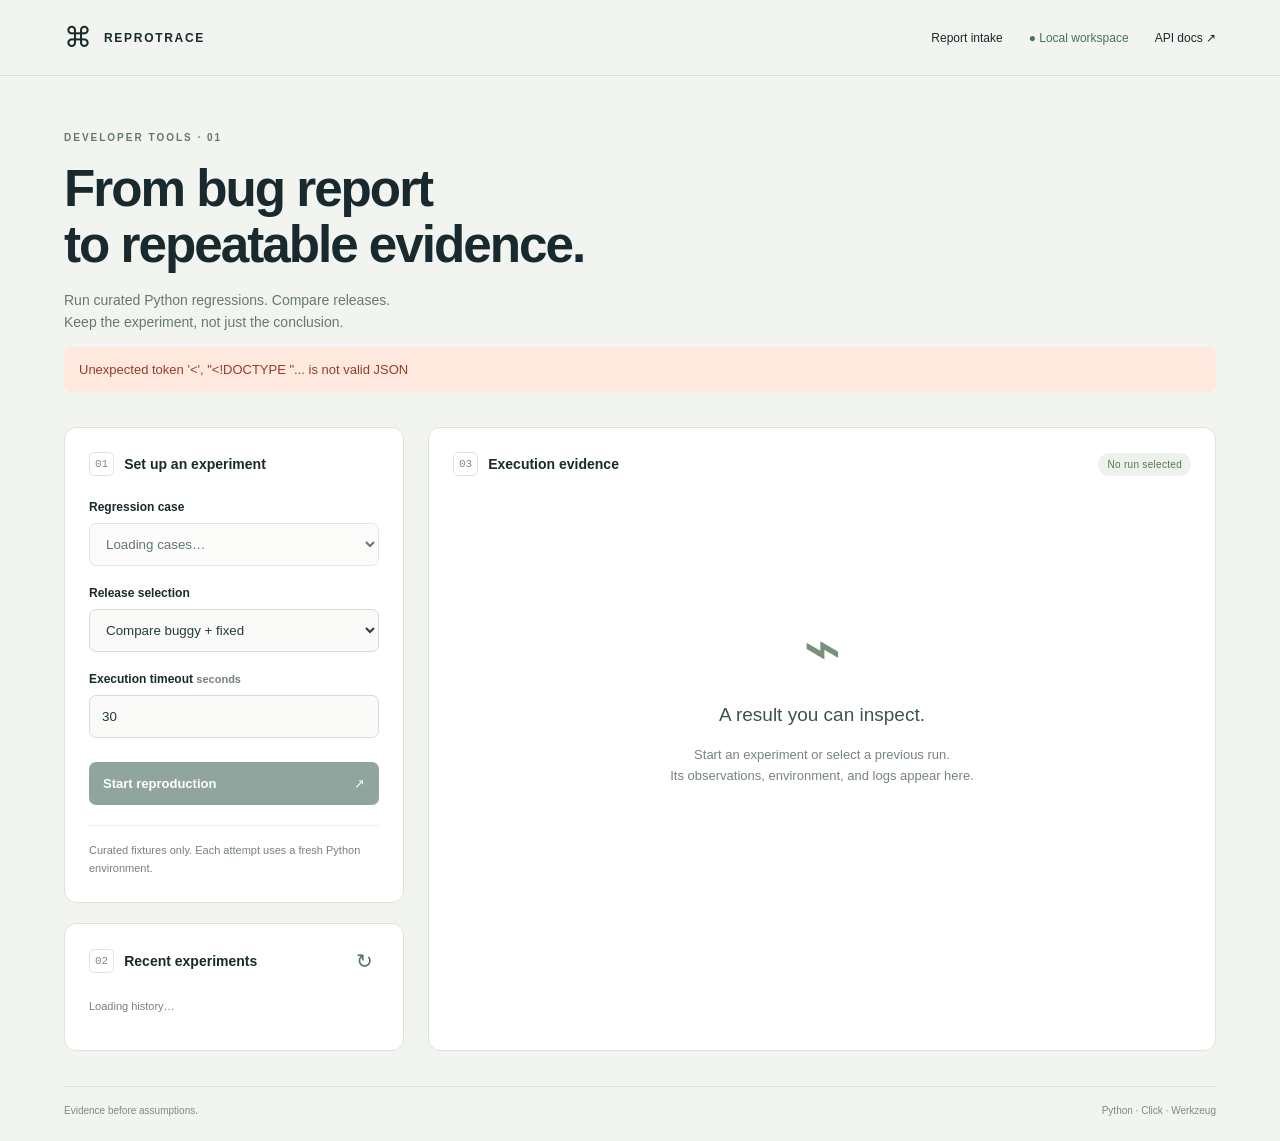
<file: static/index.html>
<!doctype html>
<html lang="en">
<head>
<meta charset="utf-8"><meta name="viewport" content="width=device-width,initial-scale=1">
<title>ReproTrace · Experiments</title>
<link rel="stylesheet" href="/static/style.css">
<script src="/static/app.js" defer></script>
</head>
<body>
<header><a class="brand" href="/">⌘ <span>REPROTRACE</span></a><nav><a href="/intake">Report intake</a><span class="local">● Local workspace</span><a href="/docs">API docs ↗</a></nav></header>
<main>
<div class="intro"><p class="eyebrow">DEVELOPER TOOLS · 01</p><h1>From bug report<br>to repeatable evidence.</h1><p>Run curated Python regressions. Compare releases.<br>Keep the experiment, not just the conclusion.</p></div>
<div id="error" class="error" role="alert" hidden></div>
<div class="layout">
<aside><section class="panel"><div class="section-title"><span class="number">01</span><h2>Set up an experiment</h2></div>
<form id="run-form"><label for="case">Regression case</label><select id="case" required disabled><option>Loading cases…</option></select><p id="versions" class="hint"></p>
<label for="release">Release selection</label><select id="release"><option value="both">Compare buggy + fixed</option><option value="buggy">Buggy release only</option><option value="fixed">Fixed release only</option></select>
<label for="timeout">Execution timeout <span class="hint">seconds</span></label><input id="timeout" type="number" min="1" max="60" value="30" required>
<button id="submit" type="submit" disabled>Start reproduction <span>↗</span></button></form>
<p class="note">Curated fixtures only. Each attempt uses a fresh Python environment.</p></section>
<section class="panel history"><div class="section-title"><span class="number">02</span><h2>Recent experiments</h2><button class="text-button" id="refresh" aria-label="Refresh run history">↻</button></div><div id="history"><p class="hint">Loading history…</p></div></section></aside>
<section class="panel evidence"><div class="section-title"><span class="number">03</span><h2>Execution evidence</h2><span id="status" class="badge">No run selected</span></div>
<div id="empty" class="empty"><div class="empty-icon">⌁</div><h3>A result you can inspect.</h3><p>Start an experiment or select a previous run.<br>Its observations, environment, and logs appear here.</p></div>
<div id="detail" hidden><div class="run-heading"><h3 id="run-title"></h3><p id="run-id" class="mono"></p><p id="run-time" class="hint"></p></div><p id="progress" role="status" aria-live="polite"></p><div id="results"></div><div id="files-section"><h3 class="small-heading">Evidence files</h3><p class="hint">Download the original scripts, observations, and execution logs.</p><div id="artifacts"></div></div></div>
</section></div><footer>Evidence before assumptions.<span>Python · Click · Werkzeug</span></footer>
</main></body></html>
</file>
<file: static/style.css>
:root{font-family:Inter,-apple-system,BlinkMacSystemFont,"Segoe UI",sans-serif;color:#182a2d;background:#f2f4ef;font-synthesis:none}*{box-sizing:border-box}body{margin:0}header{height:76px;border-bottom:1px solid #d8ded6;display:flex;align-items:center;justify-content:space-between;padding:0 5%}a{color:inherit}.brand{text-decoration:none;font-size:28px;display:flex;align-items:center;gap:12px}.brand span{font-size:12px;letter-spacing:1.7px;font-weight:750}nav{display:flex;gap:26px;font-size:12px;align-items:center}nav a{text-decoration:none}.local{color:#477460}main{max-width:1440px;margin:auto;padding:44px 5% 24px}.eyebrow{font-size:10px;letter-spacing:2px;font-weight:700;color:#62796b}h1{font-size:clamp(32px,4vw,52px);line-height:1.1;letter-spacing:-2px;margin:15px 0}p{line-height:1.6}.intro>p:last-child{color:#687773;font-size:14px}.layout{display:grid;grid-template-columns:340px minmax(0,1fr);gap:24px;margin-top:35px}.panel{background:#fff;border:1px solid #dce3da;border-radius:12px;padding:24px}.section-title{display:flex;align-items:center;gap:10px;margin-bottom:24px;flex-wrap:wrap}.number{font:11px monospace;color:#7b8d80;border:1px solid #dfe5dc;padding:5px;border-radius:5px}h2{font-size:14px;font-weight:650;margin:0}label{display:block;font-size:12px;font-weight:650;margin:20px 0 9px}input,select{width:100%;font:13px inherit;background:#fafbf8;border:1px solid #d6ded3;border-radius:7px;padding:12px;color:#243d35;min-height:43px}button{cursor:pointer;font:inherit}button:disabled{opacity:.5;cursor:wait}#submit{width:100%;border:0;background:#244e3f;color:white;padding:14px;border-radius:7px;margin-top:24px;text-align:left;font-size:13px;font-weight:600;display:flex;justify-content:space-between}#submit:hover{background:#193c2e}.hint{font-size:11px;color:#758279}.note{font-size:11px;color:#758279;border-top:1px solid #edf0e9;padding-top:16px;margin:20px 0 0}.history{margin-top:20px}.text-button{background:none;border:0;color:#54745e;margin-left:auto;font-size:20px}.history-item{width:100%;display:block;text-align:left;background:none;border:1px solid transparent;border-bottom-color:#edf0e9;padding:13px 9px;border-radius:6px}.history-item:hover,.history-item.selected{background:#f1f5ed;border-color:#dbe5d6}.history-item strong{display:block;font-size:12px}.history-item small{display:block;color:#718071;margin-top:6px;font-size:10px}.badge{font-size:10px;letter-spacing:.3px;padding:6px 9px;border-radius:20px;background:#eff2ec;color:#59705b;margin-left:auto}.badge[data-status=completed]{background:#e4f1e4;color:#2c673b}.badge[data-status=running],.badge[data-status=queued]{background:#fff0d3;color:#856214}.badge[data-status=failed],.badge[data-status=interrupted]{background:#ffe7e2;color:#973f2f}.empty{text-align:center;padding:110px 15px;color:#768577}.empty-icon{font-size:65px;color:#79917b}.empty h3{font-size:19px;color:#3d5547;font-weight:500}.empty p{font-size:13px}.evidence{min-height:580px}.run-heading{padding-bottom:16px;border-bottom:1px solid #e8ede4}.run-heading h3{font-size:22px;margin:4px 0 10px}.mono{font:11px monospace;overflow-wrap:anywhere;color:#6c7d70}.result{border:1px solid #dce7d7;border-radius:8px;padding:18px;margin:14px 0;background:#fafcf8}.result h4{margin:0 0 10px;font-size:14px}.result .outcome{font-size:15px;font-weight:600}.result p{margin:7px 0;font-size:12px;color:#677a6a}.stages{display:flex;gap:7px;flex-wrap:wrap;margin-top:14px}.stages span{padding:5px 8px;border:1px solid #dfe8d8;border-radius:4px;font:10px monospace}.small-heading{font-size:13px;margin-top:25px}#progress{font-size:13px;color:#60795f}#artifacts{display:grid;gap:7px}#artifacts a{display:block;font:11px monospace;text-decoration:none;padding:10px;background:#f3f6ef;border-radius:5px;overflow-wrap:anywhere}#artifacts a:hover{background:#e6eddc}.error{background:#ffe9df;color:#953d27;padding:15px;border-radius:8px;font-size:13px}footer{display:flex;justify-content:space-between;color:#7e8c7c;font-size:10px;border-top:1px solid #dbe2d5;margin-top:35px;padding-top:18px}[hidden]{display:none!important}:focus-visible{outline:3px solid #8caf72;outline-offset:3px}@media(max-width:850px){.layout{grid-template-columns:1fr}header{padding:0 20px}.local{display:none}main{padding:30px 20px}h1{letter-spacing:-1px}.empty{padding:55px 10px}.evidence{min-height:400px}footer{gap:15px}}

textarea{width:100%;font:13px/1.6 monospace;border:1px solid #d6ded3;background:#fafbf8;border-radius:7px;padding:12px;resize:vertical;color:#243d35}.primary{border:0;background:#244e3f;color:white;padding:14px 18px;border-radius:7px;margin-top:20px;font-size:13px}.source-text{white-space:pre-wrap;overflow-wrap:anywhere;max-height:380px;overflow:auto;background:#f5f7f1;padding:18px;font:12px/1.7 monospace}details{margin-top:20px}summary{cursor:pointer;font-size:13px}#snapshot-link{font-size:12px}#snapshot-hash{line-height:1.6}#report-list{margin-top:16px}

.ai-panel{margin-top:24px;padding:18px;background:#f3f7ee;border:1px solid #dce5d4;border-radius:8px}.ai-panel h3{margin-top:0}.suggestion{padding:15px;background:white;border:1px solid #dfe7d7;border-radius:7px;margin-top:12px}.suggestion h4{text-transform:capitalize;font-size:13px;margin:0 0 10px}.suggestion p,.suggestion li{font-size:12px;white-space:pre-wrap;overflow-wrap:anywhere}.suggestion small{font-size:10px;color:#65765f}.suggestion blockquote{font:11px/1.6 monospace;white-space:pre-wrap;overflow-wrap:anywhere;border-left:2px solid #a7bd91;padding-left:12px;margin:8px 0 14px;max-height:160px;overflow:auto}.apply-button{border:1px solid #9fb692;background:#f4f8ee;color:#284a30;border-radius:5px;padding:9px;font-size:11px}
</file>
